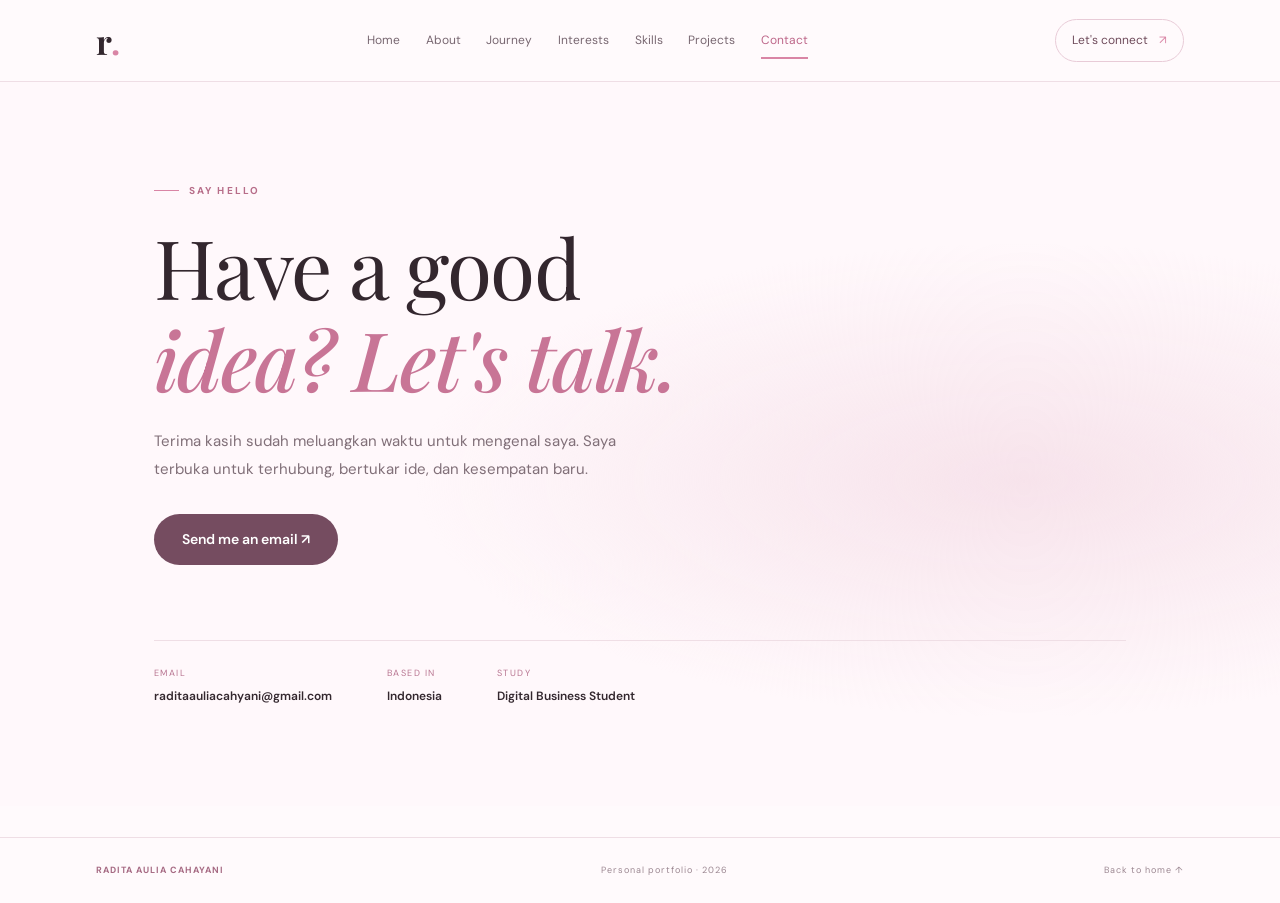
<file: contact.html>
<!DOCTYPE html>
<html lang="id"><head><meta charset="UTF-8"><meta name="viewport" content="width=device-width, initial-scale=1.0">
<title>Contact | Radita Aulia Cahayani</title><link rel="stylesheet" href="style.css"></head>
<body><header class="topbar"><a class="logo" href="index.html">r<span>.</span></a><nav class="nav"><a class="" href="index.html">Home</a><a class="" href="about.html">About</a><a class="" href="journey.html">Journey</a><a class="" href="interests.html">Interests</a><a class="" href="skills.html">Skills</a><a class="" href="projects.html">Projects</a><a class="active" href="contact.html">Contact</a></nav><a class="nav-cta" href="contact.html">Let's connect <span>↗</span></a></header><main>
<section class="contact-page"><div class="kicker"><i></i> SAY HELLO</div><h1>Have a good<br><em>idea? Let's talk.</em></h1><p class="lead">Terima kasih sudah meluangkan waktu untuk mengenal saya. Saya terbuka untuk terhubung, bertukar ide, dan kesempatan baru.</p><a href="mailto:raditaauliacahyani@gmail.com" class="email-button">
    Send me an email ↗
</a> 
</a><div class="contact-details"><div><small>EMAIL</small><b>raditaauliacahyani@gmail.com</b></div><div><small>BASED IN</small><b>Indonesia</b></div><div><small>STUDY</small><b>Digital Business Student</b></div></div></section>
</main><footer><span>RADITA AULIA CAHAYANI</span><span>Personal portfolio · 2026</span><a href="index.html">Back to home ↑</a></footer></body></html>
</file>
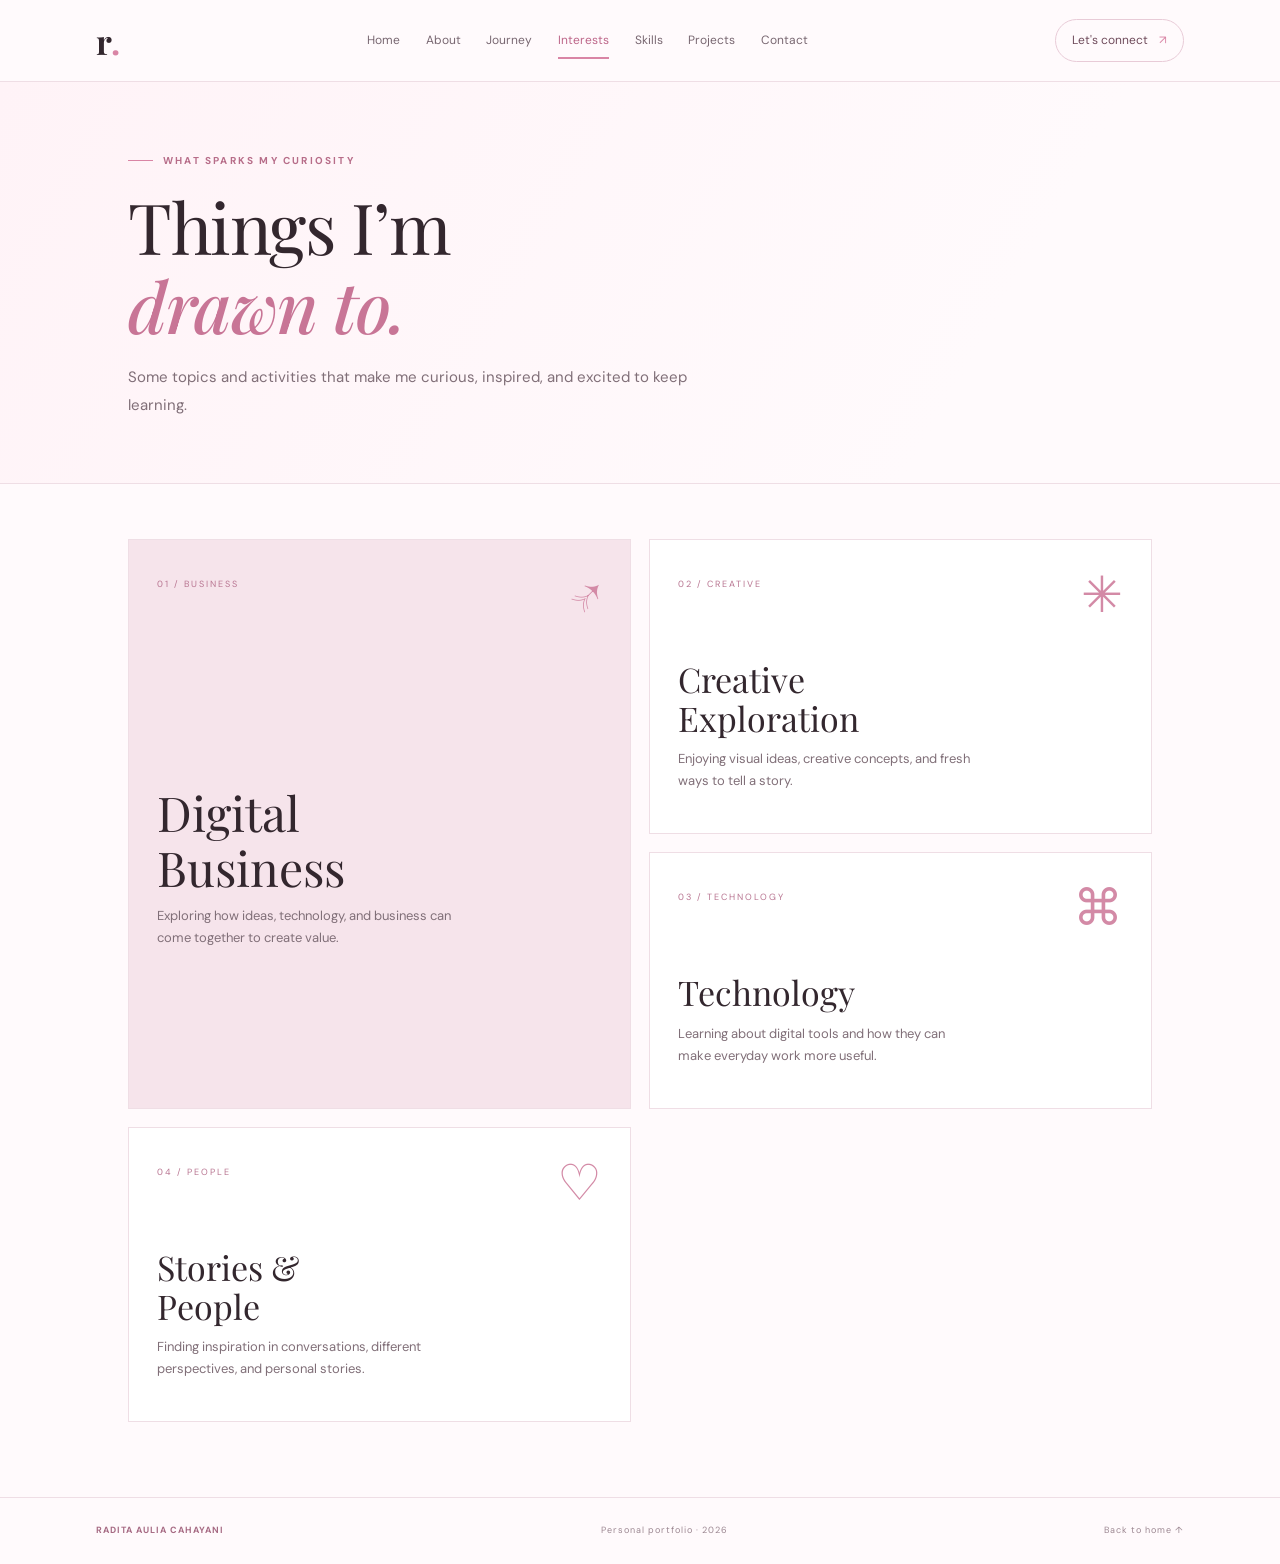
<file: interests.html>
<!DOCTYPE html>
<html lang="id"><head><meta charset="UTF-8"><meta name="viewport" content="width=device-width, initial-scale=1.0">
<title>Interests | Radita Aulia Cahayani</title><link rel="stylesheet" href="style.css"></head>
<body><header class="topbar"><a class="logo" href="index.html">r<span>.</span></a><nav class="nav"><a class="" href="index.html">Home</a><a class="" href="about.html">About</a><a class="" href="journey.html">Journey</a><a class="active" href="interests.html">Interests</a><a class="" href="skills.html">Skills</a><a class="" href="projects.html">Projects</a><a class="" href="contact.html">Contact</a></nav><a class="nav-cta" href="contact.html">Let's connect <span>↗</span></a></header><main>
<section class="page-hero"><div class="kicker"><i></i> WHAT SPARKS MY CURIOSITY</div><h1>Things I’m<br><em>drawn to.</em></h1><p class="lead">Some topics and activities that make me curious, inspired, and excited to keep learning.</p></section>
<section class="interest-grid"><article class="interest-card big"><span>01 / BUSINESS</span><div class="interest-symbol">↗</div><h2>Digital<br>Business</h2><p>Exploring how ideas, technology, and business can come together to create value.</p></article><article class="interest-card"><span>02 / CREATIVE</span><div class="interest-symbol">✳</div><h2>Creative<br>Exploration</h2><p>Enjoying visual ideas, creative concepts, and fresh ways to tell a story.</p></article><article class="interest-card"><span>03 / TECHNOLOGY</span><div class="interest-symbol">⌘</div><h2>Technology</h2><p>Learning about digital tools and how they can make everyday work more useful.</p></article><article class="interest-card"><span>04 / PEOPLE</span><div class="interest-symbol">♡</div><h2>Stories &<br>People</h2><p>Finding inspiration in conversations, different perspectives, and personal stories.</p></article></section>
</main><footer><span>RADITA AULIA CAHAYANI</span><span>Personal portfolio · 2026</span><a href="index.html">Back to home ↑</a></footer></body></html>
</file>
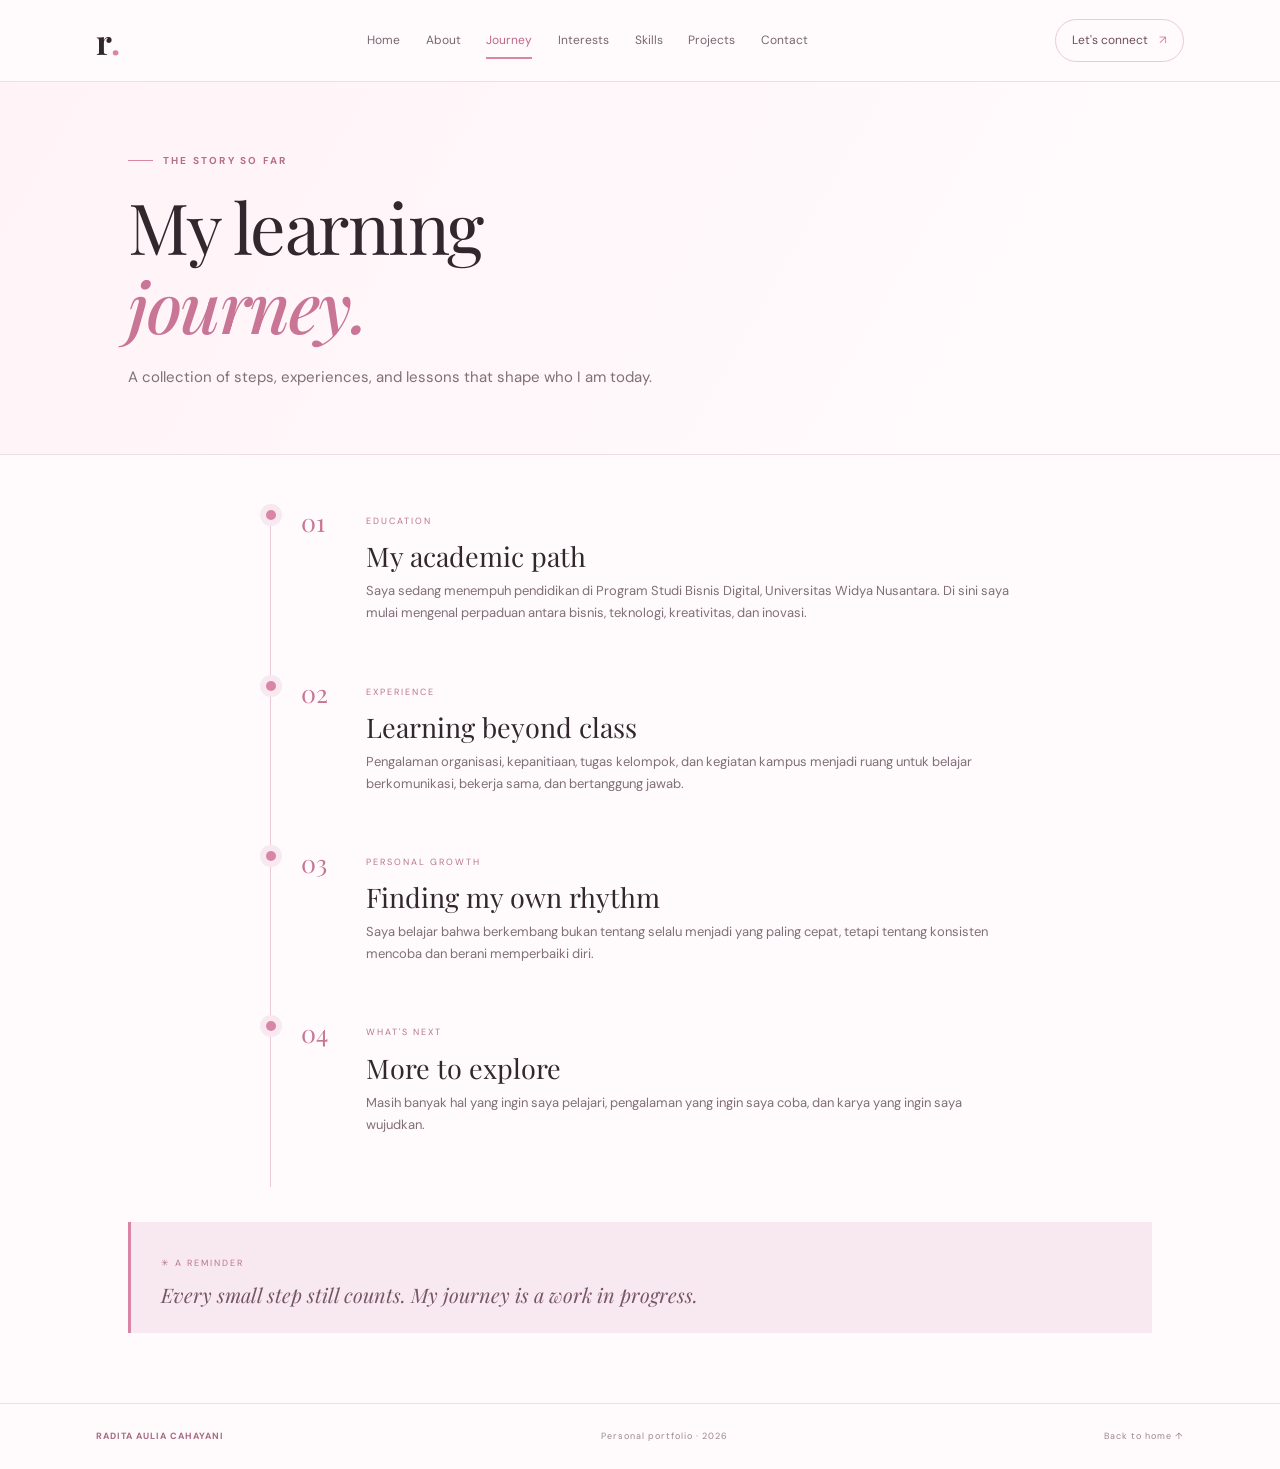
<file: journey.html>
<!DOCTYPE html>
<html lang="id"><head><meta charset="UTF-8"><meta name="viewport" content="width=device-width, initial-scale=1.0">
<title>Journey | Radita Aulia Cahayani</title><link rel="stylesheet" href="style.css"></head>
<body><header class="topbar"><a class="logo" href="index.html">r<span>.</span></a><nav class="nav"><a class="" href="index.html">Home</a><a class="" href="about.html">About</a><a class="active" href="journey.html">Journey</a><a class="" href="interests.html">Interests</a><a class="" href="skills.html">Skills</a><a class="" href="projects.html">Projects</a><a class="" href="contact.html">Contact</a></nav><a class="nav-cta" href="contact.html">Let's connect <span>↗</span></a></header><main>
<section class="page-hero"><div class="kicker"><i></i> THE STORY SO FAR</div><h1>My learning<br><em>journey.</em></h1><p class="lead">A collection of steps, experiences, and lessons that shape who I am today.</p></section>
<section class="timeline"><div class="timeline-item"><span class="year">01</span><div><small>EDUCATION</small><h2>My academic path</h2><p>Saya sedang menempuh pendidikan di Program Studi Bisnis Digital, Universitas Widya Nusantara. Di sini saya mulai mengenal perpaduan antara bisnis, teknologi, kreativitas, dan inovasi.</p></div></div><div class="timeline-item"><span class="year">02</span><div><small>EXPERIENCE</small><h2>Learning beyond class</h2><p>Pengalaman organisasi, kepanitiaan, tugas kelompok, dan kegiatan kampus menjadi ruang untuk belajar berkomunikasi, bekerja sama, dan bertanggung jawab.</p></div></div><div class="timeline-item"><span class="year">03</span><div><small>PERSONAL GROWTH</small><h2>Finding my own rhythm</h2><p>Saya belajar bahwa berkembang bukan tentang selalu menjadi yang paling cepat, tetapi tentang konsisten mencoba dan berani memperbaiki diri.</p></div></div><div class="timeline-item"><span class="year">04</span><div><small>WHAT'S NEXT</small><h2>More to explore</h2><p>Masih banyak hal yang ingin saya pelajari, pengalaman yang ingin saya coba, dan karya yang ingin saya wujudkan.</p></div></div></section>
<div class="note-box"><span>✳ A REMINDER</span><p>Every small step still counts. My journey is a work in progress.</p></div>
</main><footer><span>RADITA AULIA CAHAYANI</span><span>Personal portfolio · 2026</span><a href="index.html">Back to home ↑</a></footer></body></html>
</file>
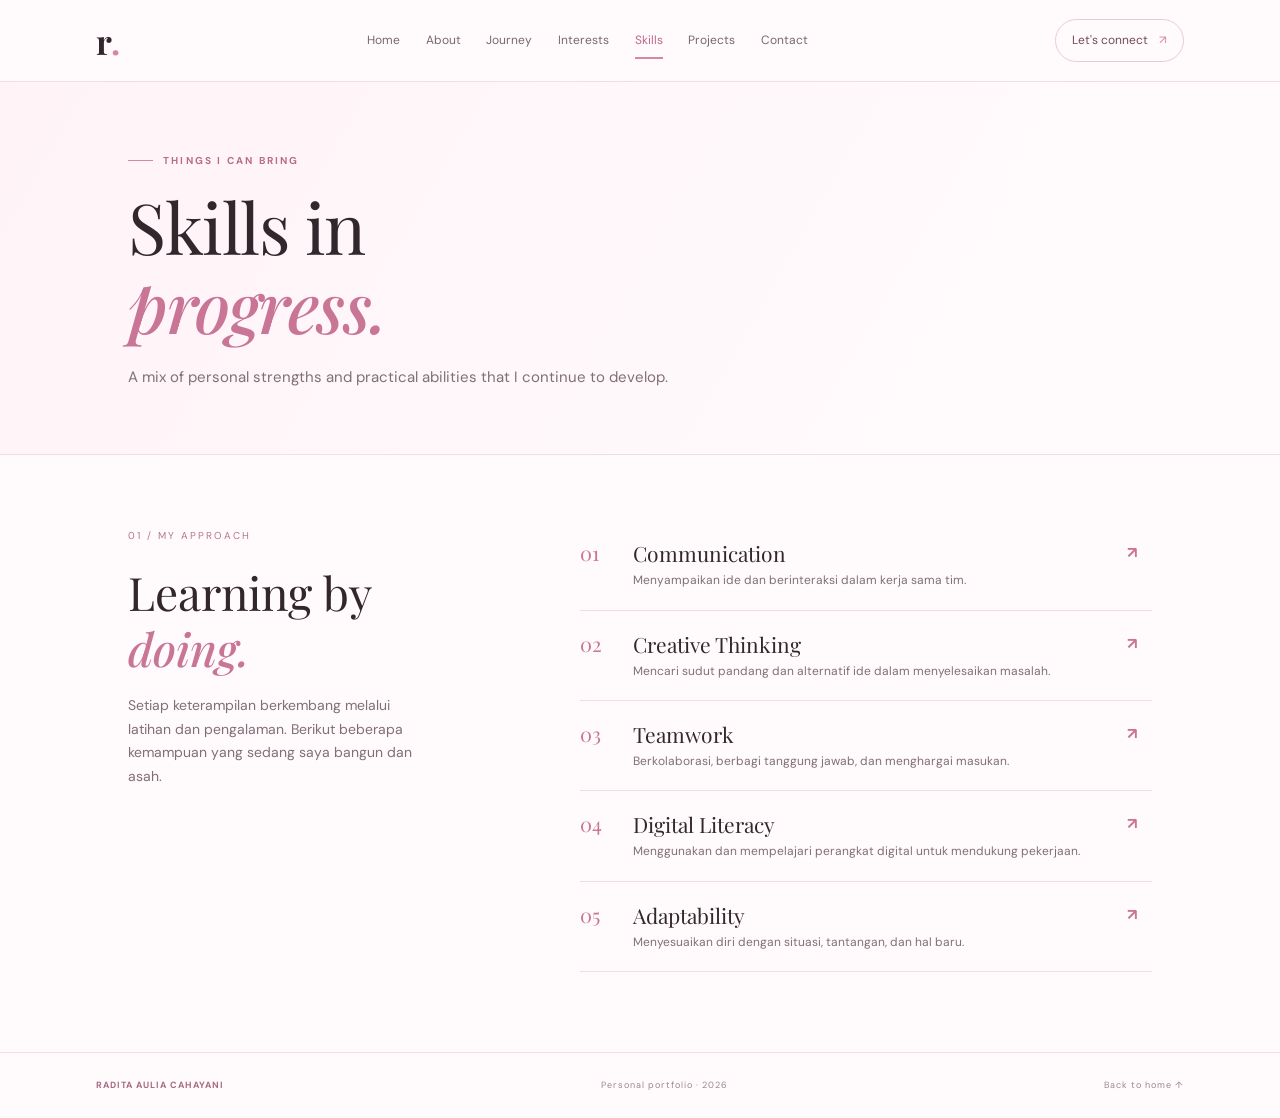
<file: skills.html>
<!DOCTYPE html>
<html lang="id"><head><meta charset="UTF-8"><meta name="viewport" content="width=device-width, initial-scale=1.0">
<title>Skills | Radita Aulia Cahayani</title><link rel="stylesheet" href="style.css"></head>
<body><header class="topbar"><a class="logo" href="index.html">r<span>.</span></a><nav class="nav"><a class="" href="index.html">Home</a><a class="" href="about.html">About</a><a class="" href="journey.html">Journey</a><a class="" href="interests.html">Interests</a><a class="active" href="skills.html">Skills</a><a class="" href="projects.html">Projects</a><a class="" href="contact.html">Contact</a></nav><a class="nav-cta" href="contact.html">Let's connect <span>↗</span></a></header><main>
<section class="page-hero"><div class="kicker"><i></i> THINGS I CAN BRING</div><h1>Skills in<br><em>progress.</em></h1><p class="lead">A mix of personal strengths and practical abilities that I continue to develop.</p></section>
<section class="skills-layout"><div class="skills-intro"><span class="section-no">01 / MY APPROACH</span><h2>Learning by<br><em>doing.</em></h2><p>Setiap keterampilan berkembang melalui latihan dan pengalaman. Berikut beberapa kemampuan yang sedang saya bangun dan asah.</p></div><div class="skill-list"><div><span>01</span><section><h3>Communication</h3><p>Menyampaikan ide dan berinteraksi dalam kerja sama tim.</p></section><b>↗</b></div><div><span>02</span><section><h3>Creative Thinking</h3><p>Mencari sudut pandang dan alternatif ide dalam menyelesaikan masalah.</p></section><b>↗</b></div><div><span>03</span><section><h3>Teamwork</h3><p>Berkolaborasi, berbagi tanggung jawab, dan menghargai masukan.</p></section><b>↗</b></div><div><span>04</span><section><h3>Digital Literacy</h3><p>Menggunakan dan mempelajari perangkat digital untuk mendukung pekerjaan.</p></section><b>↗</b></div><div><span>05</span><section><h3>Adaptability</h3><p>Menyesuaikan diri dengan situasi, tantangan, dan hal baru.</p></section><b>↗</b></div></div></section>
</main><footer><span>RADITA AULIA CAHAYANI</span><span>Personal portfolio · 2026</span><a href="index.html">Back to home ↑</a></footer></body></html>
</file>
<file: style.css>
@import url('https://fonts.googleapis.com/css2?family=DM+Sans:wght@400;500;600;700&family=Playfair+Display:ital,wght@0,500;0,600;0,700;1,500;1,600&display=swap');
:root{--ink:#33272e;--muted:#806f78;--pink:#d985a5;--rose:#f4dce6;--paper:#fffafc;--line:#efdee5;--plum:#6f4b5b}
*{box-sizing:border-box}html{min-height:100%;}body{margin:0;background:var(--paper);color:var(--ink);font-family:'DM Sans',Arial,sans-serif;line-height:1.7}
a{color:inherit;text-decoration:none}.topbar{height:82px;padding:0 7.5%;display:flex;align-items:center;justify-content:space-between;gap:22px;background:#fffafced;border-bottom:1px solid var(--line);position:sticky;top:0;z-index:10;backdrop-filter:blur(12px)}
.logo{font:700 34px 'Playfair Display',serif;color:var(--ink)}.logo span{color:var(--pink)}.nav{display:flex;gap:clamp(10px,2vw,28px);align-items:center}.nav a{font-size:12px;color:#786771;position:relative;padding:8px 0}.nav a.active,.nav a:hover{color:#bd6689}.nav a.active:after{content:'';height:2px;background:var(--pink);position:absolute;bottom:0;left:0;right:0}.nav-cta{font-size:12px;border:1px solid #e8cbd7;border-radius:30px;padding:10px 16px;color:var(--plum)}.nav-cta span{color:var(--pink);padding-left:8px}
main{min-height:calc(100vh - 145px)}.home-layout{min-height:610px;padding:72px 10% 65px;display:grid;grid-template-columns:1.1fr .9fr;align-items:center;gap:60px;background:radial-gradient(ellipse at 82% 42%,#f9e5ed 0,transparent 42%),linear-gradient(120deg,#fff8fb,#fffafc)}
.kicker{font-size:10px;letter-spacing:2.2px;font-weight:700;color:#b76d89;display:flex;align-items:center;gap:10px}.kicker i{display:inline-block;width:25px;height:1px;background:var(--pink)}.hello{font-size:11px;letter-spacing:3px;color:#9d7e8d;margin:38px 0 12px}h1,h2,h3,p{margin-top:0}h1{font:clamp(44px,5.5vw,72px)/1.12 'Playfair Display',Georgia,serif;letter-spacing:-1.5px;margin-bottom:20px}h1 em,h2 em{color:#c87596;font-weight:500}.lead{max-width:520px;color:var(--muted);font-size:15px;line-height:1.9}.actions{display:flex;align-items:center;gap:24px;margin-top:30px}.btn{display:inline-block;padding:13px 21px;border-radius:30px;font-size:12px;font-weight:600}.primary{background:var(--plum);color:white;box-shadow:0 8px 20px #6f4b5b22}.primary b{padding-left:14px;color:#f6c9da}.text-link{font-size:12px;color:var(--plum)}.mini-facts{display:flex;gap:34px;margin-top:60px}.mini-facts div{display:flex;flex-direction:column}.mini-facts strong{font:20px 'Playfair Display';color:#c87596}.mini-facts span{font-size:10px;color:#8c7a83}
.portrait-wrap{width:min(100%,370px);justify-self:center;position:relative;padding:20px 22px 35px}.portrait-frame{height:430px;background:#f2dce5;padding:10px;border-radius:48% 48% 8px 8px;transform:rotate(2deg);box-shadow:0 20px 50px #a66c8422}.portrait-frame img{width:100%;height:100%;object-fit:cover;border-radius:48% 48% 5px 5px}.photo-note{position:absolute;bottom:9px;left:0;background:white;padding:10px 16px;font-size:9px;letter-spacing:2px;box-shadow:0 6px 20px #6f4b5b18}.photo-note span{color:var(--pink);font-size:17px;padding-left:12px}.floating-stamp{position:absolute;right:-12px;top:40px;background:var(--plum);color:white;width:88px;height:88px;border-radius:50%;display:grid;place-content:center;text-align:center;font-size:9px;letter-spacing:1.5px;line-height:1.5;transform:rotate(12deg);border:5px solid var(--paper)}
.home-bottom{padding:55px 10%;display:grid;grid-template-columns:1fr 1.2fr auto;align-items:center;gap:40px;border-top:1px solid var(--line)}.section-no{font-size:10px;letter-spacing:2px;color:#b87591}.home-bottom h2,.skills-intro h2{font:36px/1.2 'Playfair Display';margin:12px 0 0}.home-bottom>p{font-size:14px;color:var(--muted);max-width:470px;margin:0}.round-link{width:48px;height:48px;border:1px solid #e7cbd6;border-radius:50%;display:grid;place-items:center;color:#b76d89}
.page-hero{padding:70px 10% 48px;background:linear-gradient(120deg,#fff3f7,#fffafc 75%);border-bottom:1px solid var(--line)}.page-hero h1{margin:18px 0}.page-hero .lead{max-width:570px}
.about-grid{padding:60px 10%;display:grid;grid-template-columns:.75fr 1.25fr;gap:65px;align-items:center}.about-photo{position:relative;max-width:330px}.about-photo img{width:100%;height:410px;object-fit:cover;border-radius:160px 160px 12px 12px;background:var(--rose);padding:8px}.about-photo span{position:absolute;bottom:18px;left:-18px;background:white;padding:12px 18px;font-size:9px;letter-spacing:2px;color:var(--plum)}.about-copy h2{font:38px 'Playfair Display';margin:12px 0}.about-copy p{font-size:14px;color:var(--muted)}.detail-grid{display:grid;grid-template-columns:1fr 1fr;gap:20px;margin-top:30px;padding-top:22px;border-top:1px solid var(--line)}.detail-grid div,.contact-details div{display:flex;flex-direction:column;gap:4px}.detail-grid small,.contact-details small{font-size:9px;letter-spacing:1.5px;color:#b87591}.detail-grid b,.contact-details b{font-size:12px;font-weight:600}.quote-band{margin:10px 10% 45px;padding:35px 8%;background:#f8e8ef;text-align:center}.quote-band span{font-size:24px;color:#c87596}.quote-band p{font:italic 24px 'Playfair Display';max-width:700px;margin:10px auto;color:#765565}.three-cards{padding:0 10% 70px;display:grid;grid-template-columns:repeat(3,1fr);gap:16px}.three-cards article{padding:24px;border:1px solid var(--line);background:white}.three-cards article>b{font:20px 'Playfair Display';color:#c87596}.three-cards h3{font:23px 'Playfair Display';margin:14px 0 5px}.three-cards p{font-size:12px;color:var(--muted);margin:0}
.timeline{max-width:850px;margin:50px auto 30px;padding:0 30px}.timeline-item{display:grid;grid-template-columns:70px 1fr;gap:25px;padding:0 0 38px;border-left:1px solid #e8cbd7;margin-left:25px;position:relative}.timeline-item:before{content:'';position:absolute;width:10px;height:10px;border-radius:50%;background:var(--pink);left:-5.5px;top:5px;box-shadow:0 0 0 6px #f8e8ef}.year{font:25px 'Playfair Display';color:#c87596;margin-left:30px}.timeline-item small,.work-info span{font-size:9px;letter-spacing:2px;color:#b87591}.timeline-item h2{font:27px 'Playfair Display';margin:6px 0}.timeline-item p{font-size:13px;color:var(--muted);max-width:650px}.note-box{margin:35px 10% 70px;padding:25px 30px;background:#f8e8ef;border-left:3px solid var(--pink)}.note-box span{font-size:9px;letter-spacing:2px;color:#b87591}.note-box p{font:italic 20px 'Playfair Display';margin:7px 0 0;color:#765565}
.interest-grid{padding:55px 10% 75px;display:grid;grid-template-columns:1fr 1fr;gap:18px}.interest-card{min-height:240px;padding:28px;background:white;border:1px solid var(--line);position:relative;overflow:hidden}.interest-card.big{grid-row:span 2;background:#f6e4eb;min-height:500px}.interest-card>span{font-size:9px;letter-spacing:2px;color:#b87591}.interest-symbol{font:50px 'Playfair Display';color:#d38aa6;position:absolute;right:28px;top:18px}.interest-card h2{font:34px/1.15 'Playfair Display';margin:65px 0 10px}.interest-card p{font-size:13px;color:var(--muted);max-width:300px}.interest-card.big h2{font-size:48px;margin-top:190px}
.skills-layout{padding:65px 10% 80px;display:grid;grid-template-columns:.8fr 1.2fr;gap:70px}.skills-intro h2{font-size:46px;margin:18px 0}.skills-intro p{color:var(--muted);font-size:14px;max-width:300px}.skill-list>div{display:grid;grid-template-columns:38px 1fr 25px;gap:15px;padding:19px 0;border-bottom:1px solid var(--line);align-items:start}.skill-list>div>span{font:20px 'Playfair Display';color:#c87596}.skill-list h3{font:21px 'Playfair Display';margin:0}.skill-list p{font-size:12px;color:var(--muted);margin:3px 0 0}.skill-list>div>b{color:#c87596}
.project-grid{padding:55px 10% 20px;display:grid;grid-template-columns:1fr 1fr;gap:24px}.work-card{background:white;border:1px solid var(--line);padding:12px}.work-card img{width:100%;height:270px;object-fit:cover;background:var(--rose)}.work-info{padding:18px 12px 20px}.work-info h2{font:28px 'Playfair Display';margin:8px 0}.work-info p{font-size:13px;color:var(--muted);margin:0}
.contact-page{min-height:650px;padding:100px 12%;background:radial-gradient(ellipse at 80% 55%,#f7e3eb,transparent 42%),#fff8fb}.contact-page h1{font-size:clamp(48px,7vw,82px);margin:22px 0}.contact-page .lead{max-width:510px;margin-bottom:30px}.contact-details{display:flex;gap:55px;margin-top:75px;padding-top:25px;border-top:1px solid var(--line)}
footer{padding:25px 7.5%;display:flex;justify-content:space-between;gap:15px;align-items:center;border-top:1px solid var(--line);font-size:9px;letter-spacing:1px;color:#9b8791}footer span:first-child{color:#a66a83;font-weight:700}
@media(max-width:850px){.topbar{height:auto;min-height:75px;flex-wrap:wrap;padding:12px 5%}.nav{order:3;width:100%;overflow-x:auto;gap:20px;padding:4px 0}.nav a{white-space:nowrap}.nav-cta{margin-left:auto}.home-layout{padding:55px 7%;gap:25px}.about-grid,.skills-layout{gap:35px}.page-hero{padding:55px 7% 38px}}
@media(max-width:620px){.home-layout{grid-template-columns:1fr;min-height:0}.portrait-wrap{width:260px}.portrait-frame{height:310px}.home-text{order:2}.portrait-wrap{order:1}.mini-facts{margin-top:35px;gap:22px}.home-bottom{grid-template-columns:1fr auto;gap:18px;padding:40px 7%}.home-bottom>p{grid-column:1/-1;grid-row:2}.about-grid,.skills-layout{grid-template-columns:1fr;padding:45px 7%}.about-photo{max-width:260px;margin:auto}.about-photo img{height:320px}.three-cards{grid-template-columns:1fr;padding:0 7% 50px}.quote-band{margin:0 7% 35px}.detail-grid{gap:14px}.interest-grid,.project-grid{grid-template-columns:1fr;padding:40px 7%}.interest-card.big{grid-row:auto;min-height:340px}.interest-card.big h2{margin-top:100px}.timeline{padding:0 18px}.timeline-item{grid-template-columns:48px 1fr;gap:15px;margin-left:12px}.year{margin-left:22px}.contact-page{padding:75px 7%;min-height:580px}.contact-details{flex-direction:column;gap:18px;margin-top:45px}footer{flex-wrap:wrap;padding:20px 6%}}

.email-button {
    display: inline-block;
    background-color: #754C60;
    color: white;
    padding: 14px 28px;
    border-radius: 30px;
    text-decoration: none;
    font-size: 14px;
    font-weight: 600;
    transition: 0.3s ease;
}

.email-button:hover {
    background-color: #D17C9E;
    transform: translateY(-3px);
}

.project-grid {
  padding: 55px 10% 30px;
  display: grid;
  grid-template-columns: repeat(2, minmax(0, 1fr));
  gap: 30px;
  max-width: 1100px;
  margin: 0 auto;
}

.work-card img {
  display: block;
  width: 100%;
  height: 520px;
  object-fit: cover;
  border-radius: 9px;
}
</file>
